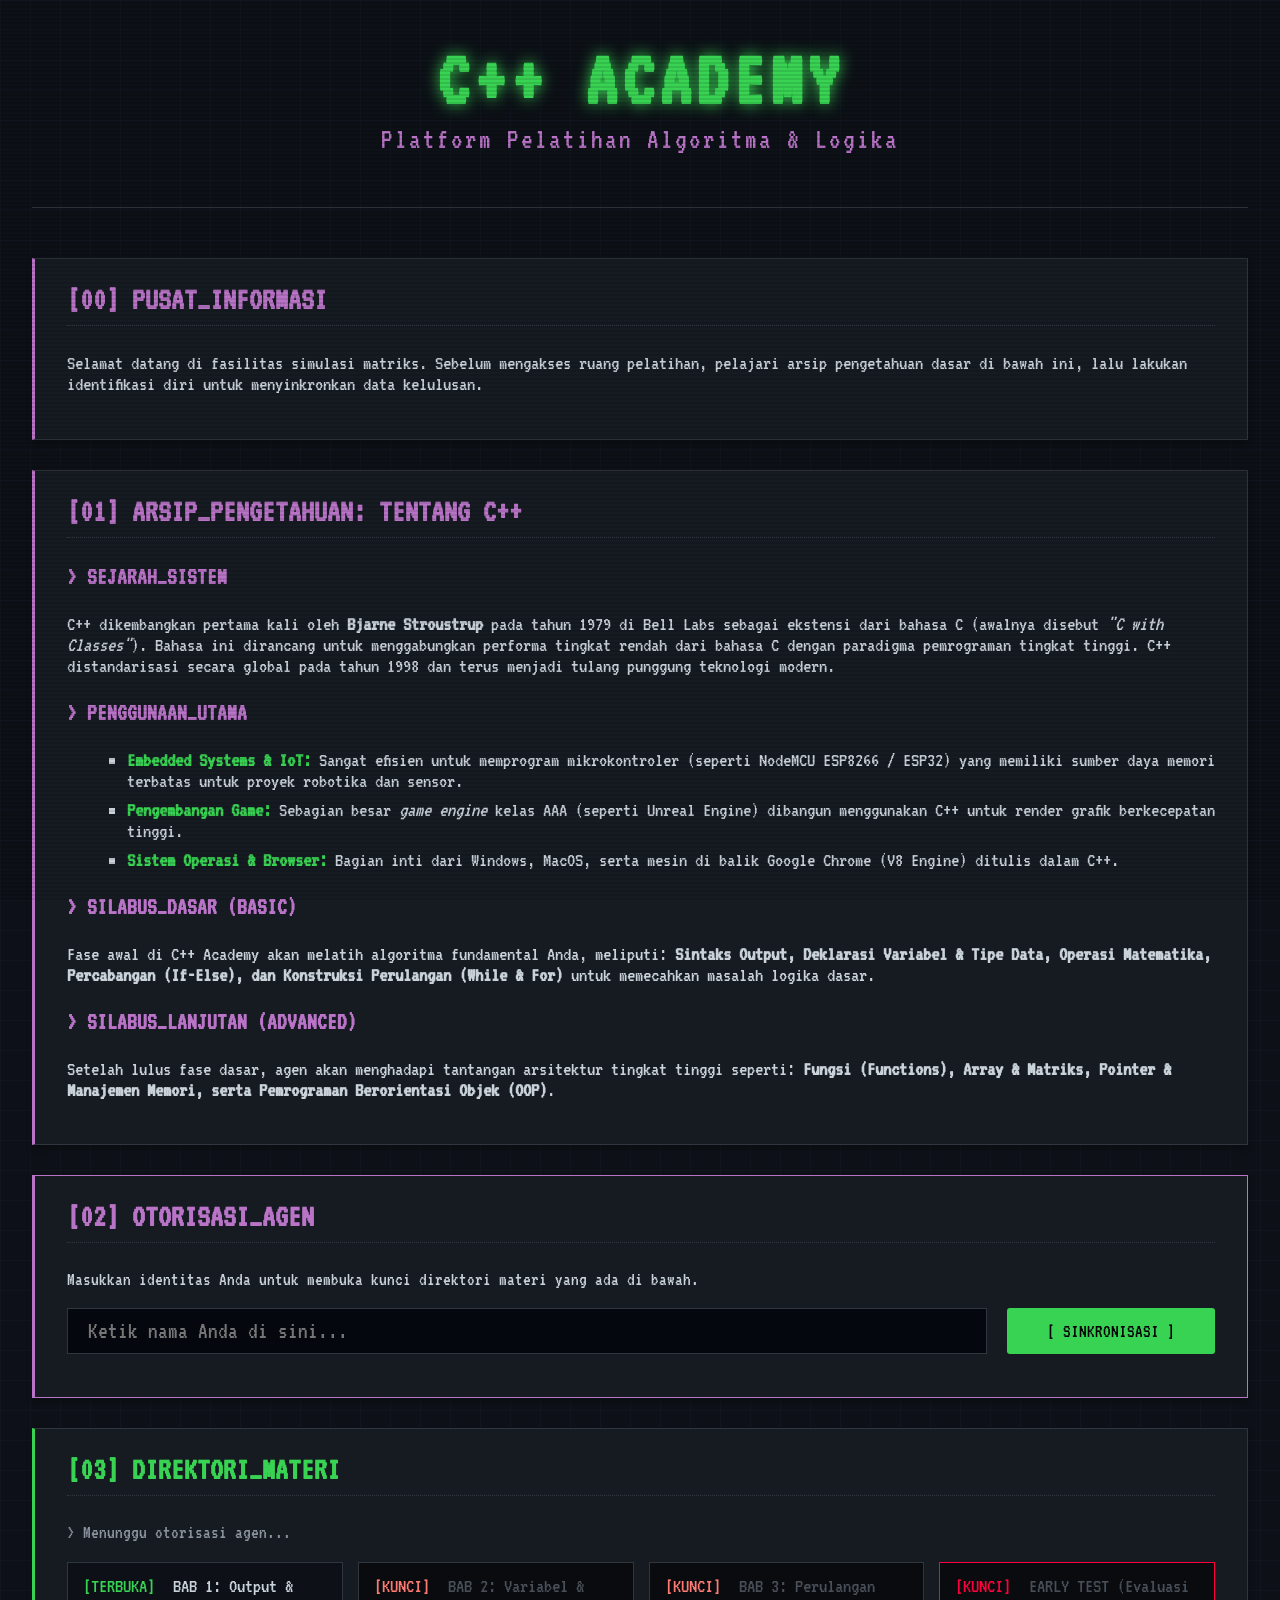
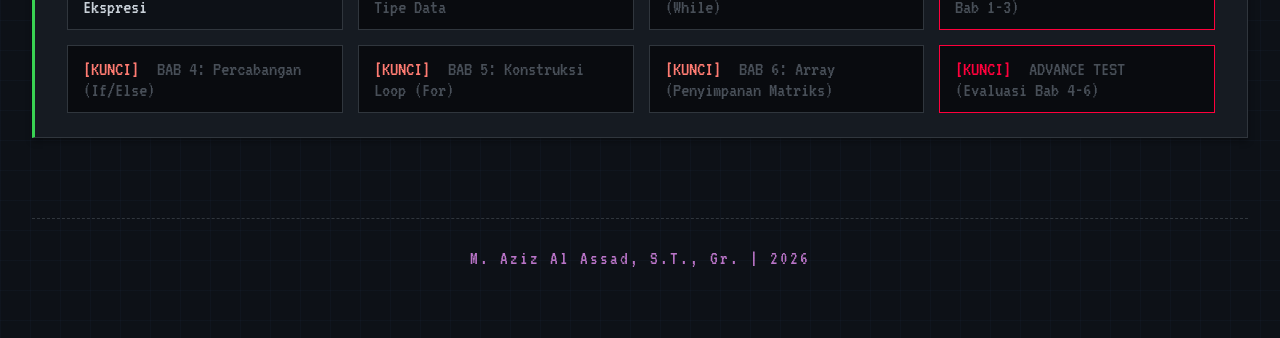
<file: index.html>
<!DOCTYPE html>
<html lang="id">
<head>
    <meta charset="UTF-8">
    <meta name="viewport" content="width=device-width, initial-scale=1.0">
    <title>C++ ACADEMY - TERMINAL UTAMA</title>
    
    <link href="https://fonts.googleapis.com/css2?family=VT323&display=swap" rel="stylesheet">
    <link rel="stylesheet" href="style.css">
    
    <style>
        .cyber-input {
            background: rgba(1, 4, 9, 0.8);
            border: 1px solid #30363d;
            color: var(--neon-cyan);
            font-family: 'VT323', monospace;
            font-size: 1.5rem;
            padding: 10px 20px;
            outline: none;
            width: 100%;
            transition: all 0.3s ease;
        }
        .cyber-input:focus {
            border-color: var(--neon-cyan);
            box-shadow: inset 0 0 15px rgba(57, 211, 83, 0.3);
        }
        .login-flex {
            display: flex;
            gap: 20px;
            margin-top: 15px;
        }
        .cyber-footer {
            text-align: center;
            padding: 30px 20px;
            margin-top: 80px;
            color: var(--neon-blue);
            font-size: 1.2rem;
            border-top: 1px dashed #30363d;
            letter-spacing: 2px;
            background: transparent;
        }
        /* Gaya list untuk materi C++ */
        .cyber-list {
            list-style-type: square;
            margin-left: 20px;
            margin-top: 10px;
            color: #c9d1d9;
        }
        .cyber-list li {
            margin-bottom: 8px;
        }
        .cyber-list li strong {
            color: var(--neon-cyan);
        }
        @media (max-width: 768px) {
            .login-flex { flex-direction: column; }
        }
    </style>
</head>

<body class="index-body">

    <div class="scanlines"></div>

    <div class="container" style="width: 95%; max-width: 1400px; margin: 0 auto; padding: 40px 20px; position: relative; z-index: 10;">
        
        <header class="header-main" style="text-align: center; margin-bottom: 50px;">
            <h1 class="neon-title" style="font-size: 5rem; margin: 0; text-shadow: 0 0 15px var(--neon-cyan); letter-spacing: 5px;">C++ ACADEMY</h1>
            <p class="subtitle" style="color: var(--neon-blue); font-size: 1.8rem; margin-top: 5px;">Platform Pelatihan Algoritma & Logika</p>
        </header>

        <main>
            <section class="cyber-panel">
                <h2 style="font-size: 2rem;">[00] PUSAT_INFORMASI</h2>
                <p style="font-size: 1.3rem;">Selamat datang di fasilitas simulasi matriks. Sebelum mengakses ruang pelatihan, pelajari arsip pengetahuan dasar di bawah ini, lalu lakukan identifikasi diri untuk menyinkronkan data kelulusan.</p>
            </section>

            <section class="cyber-panel" style="margin-top: 30px;">
                <h2 style="font-size: 2rem;">[01] ARSIP_PENGETAHUAN: TENTANG C++</h2>
                
                <h3 style="color: var(--neon-blue); margin-top: 20px; font-size: 1.5rem;">> SEJARAH_SISTEM</h3>
                <p style="font-size: 1.3rem;">C++ dikembangkan pertama kali oleh <strong>Bjarne Stroustrup</strong> pada tahun 1979 di Bell Labs sebagai ekstensi dari bahasa C (awalnya disebut <em>"C with Classes"</em>). Bahasa ini dirancang untuk menggabungkan performa tingkat rendah dari bahasa C dengan paradigma pemrograman tingkat tinggi. C++ distandarisasi secara global pada tahun 1998 dan terus menjadi tulang punggung teknologi modern.</p>

                <h3 style="color: var(--neon-blue); margin-top: 25px; font-size: 1.5rem;">> PENGGUNAAN_UTAMA</h3>
                <ul class="cyber-list" style="font-size: 1.3rem;">
                    <li><strong>Embedded Systems & IoT:</strong> Sangat efisien untuk memprogram mikrokontroler (seperti NodeMCU ESP8266 / ESP32) yang memiliki sumber daya memori terbatas untuk proyek robotika dan sensor.</li>
                    <li><strong>Pengembangan Game:</strong> Sebagian besar <em>game engine</em> kelas AAA (seperti Unreal Engine) dibangun menggunakan C++ untuk render grafik berkecepatan tinggi.</li>
                    <li><strong>Sistem Operasi & Browser:</strong> Bagian inti dari Windows, MacOS, serta mesin di balik Google Chrome (V8 Engine) ditulis dalam C++.</li>
                </ul>

                <h3 style="color: var(--neon-blue); margin-top: 25px; font-size: 1.5rem;">> SILABUS_DASAR (BASIC)</h3>
                <p style="font-size: 1.3rem;">Fase awal di C++ Academy akan melatih algoritma fundamental Anda, meliputi: <strong>Sintaks Output, Deklarasi Variabel & Tipe Data, Operasi Matematika, Percabangan (If-Else), dan Konstruksi Perulangan (While & For)</strong> untuk memecahkan masalah logika dasar.</p>

                <h3 style="color: var(--neon-blue); margin-top: 25px; font-size: 1.5rem;">> SILABUS_LANJUTAN (ADVANCED)</h3>
                <p style="font-size: 1.3rem;">Setelah lulus fase dasar, agen akan menghadapi tantangan arsitektur tingkat tinggi seperti: <strong>Fungsi (Functions), Array & Matriks, Pointer & Manajemen Memori, serta Pemrograman Berorientasi Objek (OOP)</strong>.</p>
            </section>

            <section class="cyber-panel" style="margin-top: 30px; border-color: var(--neon-blue);">
                
                <div id="login-form">
                    <h2 style="color: var(--neon-blue); font-size: 2rem;">[02] OTORISASI_AGEN</h2>
                    <p style="font-size: 1.2rem;">Masukkan identitas Anda untuk membuka kunci direktori materi yang ada di bawah.</p>
                    <div class="login-flex">
                        <input type="text" id="login-nama" class="cyber-input" placeholder="Ketik nama Anda di sini..." autocomplete="off">
                        <button onclick="loginAgent()" class="cyber-button-run" style="white-space: nowrap; padding: 10px 40px; font-size: 1.2rem;">[ SINKRONISASI ]</button>
                    </div>
                    <p id="login-status" style="margin-top: 10px; color: var(--neon-pink); font-size: 1.2rem;"></p>
                </div>

                <div id="user-info" style="display: none; align-items: center; justify-content: space-between; flex-wrap: wrap; gap: 15px;">
                    <div>
                        <h2 style="color: var(--neon-cyan); margin: 0; font-size: 2rem;">[02] STATUS_AGEN</h2>
                        <span style="font-size: 1.5rem; color: #8b949e;">ID TERDAFTAR: <span id="display-nama" style="color: white; font-weight: bold; text-transform: uppercase;"></span></span>
                    </div>
                    <button onclick="logoutAgent()" class="cyber-button-small" style="color: var(--neon-pink); border-color: var(--neon-pink); font-size: 1.2rem;">[ PUTUS_KONEKSI ]</button>
                </div>

            </section>

            <section class="cyber-panel panel-directory" style="margin-top: 30px;">
                <h2 style="font-size: 2rem;">[03] DIREKTORI_MATERI</h2>
                <p id="sync-status" style="color: #8b949e; margin-bottom: 20px; font-size: 1.2rem;">> Menunggu otorisasi agen...</p>
                
                <nav class="chapter-menu">
                    <a href="bab1.html" class="cyber-button" id="btn-bab1">
                        <span class="status-open">[TERBUKA]</span> BAB 1: Output & Ekspresi
                    </a>
                    <a href="#" class="cyber-button locked" id="btn-bab2" onclick="return false;">
                        <span class="status-locked">[KUNCI]</span> BAB 2: Variabel & Tipe Data
                    </a>
                    <a href="#" class="cyber-button locked" id="btn-bab3" onclick="return false;">
                        <span class="status-locked">[KUNCI]</span> BAB 3: Perulangan (While)
                    </a>

                    <a href="#" class="cyber-button locked" id="btn-early-test" onclick="return false;" style="border-color: #ff003c;">
                        <span class="status-locked" style="color: #ff003c;">[KUNCI]</span> EARLY TEST (Evaluasi Bab 1-3)
                    </a>

                    <a href="#" class="cyber-button locked" id="btn-bab4" onclick="return false;">
                        <span class="status-locked">[KUNCI]</span> BAB 4: Percabangan (If/Else)
                    </a>
                    <a href="#" class="cyber-button locked" id="btn-bab5" onclick="return false;">
                        <span class="status-locked">[KUNCI]</span> BAB 5: Konstruksi Loop (For)
                    </a>
                    <a href="#" class="cyber-button locked" id="btn-bab6" onclick="return false;">
                        <span class="status-locked">[KUNCI]</span> BAB 6: Array (Penyimpanan Matriks)
                    </a>

                    <a href="#" class="cyber-button locked" id="btn-advance-test" onclick="return false;" style="border-color: #ff003c;">
                        <span class="status-locked" style="color: #ff003c;">[KUNCI]</span> ADVANCE TEST (Evaluasi Bab 4-6)
                    </a>
                </nav>
            </section>
        </main>

        <footer class="cyber-footer">
            M. Aziz Al Assad, S.T., Gr. | 2026
        </footer>

    </div>

    <script>
        // PENTING: GANTI DENGAN URL GOOGLE SCRIPT ANDA!
        const SPREADSHEET_URL = "https://script.google.com/macros/s/AKfycbzfuEmC-SCZLKu3d7eFGn14Av6p2kXFuUVt71WdaxbMgIYaVL1_qJn3bFvPNC0Odun1Ig/exec"; 

        window.onload = function() {
            // Hapus Status Ujian jika kembali ke Home agar ujian bisa diulang jika belum lulus
            sessionStorage.removeItem("examActive");

            const agentName = sessionStorage.getItem("agentName");
            if (agentName) {
                document.getElementById("login-form").style.display = "none";
                document.getElementById("user-info").style.display = "flex";
                document.getElementById("display-nama").innerText = agentName;
                checkProgress(agentName);
            } else {
                document.getElementById("login-form").style.display = "block";
                document.getElementById("user-info").style.display = "none";
            }
        };

        function loginAgent() {
            const nama = document.getElementById("login-nama").value.trim();
            const status = document.getElementById("login-status");

            if (nama === "") {
                status.innerText = "> Akses ditolak: ID Agen tidak boleh kosong.";
                return;
            }

            status.innerText = "> Memverifikasi ID Agen...";
            sessionStorage.setItem("agentName", nama.toLowerCase());
            
            document.getElementById("login-form").style.display = "none";
            document.getElementById("user-info").style.display = "flex";
            document.getElementById("display-nama").innerText = nama;
            
            checkProgress(nama.toLowerCase());
        }

        function logoutAgent() {
            sessionStorage.removeItem("agentName");
            sessionStorage.removeItem("misiAgen");
            window.location.reload(); 
        }

        async function checkProgress(nama) {
            const syncStatus = document.getElementById("sync-status");
            syncStatus.innerText = "> Menghubungkan ke matriks pusat... Mohon tunggu.";
            syncStatus.style.color = "var(--neon-yellow)";

            if (SPREADSHEET_URL === "MASUKKAN_URL_WEB_APP_ANDA_DI_SINI" || SPREADSHEET_URL === "") {
                syncStatus.innerText = "> ERROR FATAL: URL Google Script belum diganti di kode HTML!";
                syncStatus.style.color = "var(--neon-pink)";
                return;
            }

            try {
                const response = await fetch(SPREADSHEET_URL + "?nama=" + encodeURIComponent(nama));
                const textData = await response.text(); 
                let data;
                
                try {
                    data = JSON.parse(textData);
                } catch(e) {
                    console.error("Respons Server Bukan JSON:", textData);
                    syncStatus.innerText = "> ERROR PARSING: Pastikan Web App di-deploy dengan opsi 'Siapa Saja' (Anyone)!";
                    syncStatus.style.color = "var(--neon-pink)";
                    return;
                }

                if (data.error) {
                    syncStatus.innerText = "> ERROR SERVER: " + data.error;
                    syncStatus.style.color = "var(--neon-pink)";
                    return;
                }

                const rawMisi = data.misi_selesai || [];
                const misi = rawMisi.map(m => m.trim().toUpperCase());

                // KUNCI PENTING: Menyimpan data misi ke browser agar ujian.html bisa membacanya
                sessionStorage.setItem("misiAgen", JSON.stringify(misi));

                // ==========================================
                // LOGIKA PEMBUKA KUNCI BERANTAI & UJIAN
                // ==========================================
                if (misi.includes("BAB 1")) unlockChapter("btn-bab2", "bab2.html", "BAB 2: Variabel & Tipe Data");
                if (misi.includes("BAB 2")) unlockChapter("btn-bab3", "bab3.html", "BAB 3: Perulangan (While)");
                
                // BUKA EARLY TEST JIKA LULUS BAB 3
                if (misi.includes("BAB 3")) {
                    const btnEarly = document.getElementById("btn-early-test");
                    if(btnEarly) {
                        btnEarly.href = "early_test.html";
                        btnEarly.className = "cyber-button";
                        btnEarly.onclick = null;
                        btnEarly.innerHTML = `<span class="status-open" style="color:#ff003c;">[EVALUASI]</span> EARLY TEST (Bab 1-3)`;
                        btnEarly.style.boxShadow = "0 0 10px rgba(255, 0, 60, 0.3)";
                    }
                }

                // BUKA BAB 4 JIKA LULUS EARLY TEST
                if (misi.includes("EARLY TEST")) unlockChapter("btn-bab4", "bab4.html", "BAB 4: Percabangan (If/Else)");
                if (misi.includes("BAB 4")) unlockChapter("btn-bab5", "bab5.html", "BAB 5: Konstruksi Loop (For)");
                if (misi.includes("BAB 5")) unlockChapter("btn-bab6", "bab6.html", "BAB 6: Array (Penyimpanan Matriks)");

                // BUKA ADVANCE TEST JIKA LULUS BAB 6
                if (misi.includes("BAB 6")) {
                    const btnAdv = document.getElementById("btn-advance-test");
                    if(btnAdv) {
                        btnAdv.href = "ujian.html?type=advance";
                        btnAdv.className = "cyber-button";
                        btnAdv.onclick = null;
                        btnAdv.innerHTML = `<span class="status-open" style="color:#ff003c;">[EVALUASI]</span> ADVANCE TEST (Bab 4-6)`;
                        btnAdv.style.boxShadow = "0 0 10px rgba(255, 0, 60, 0.3)";
                    }
                }

                if (misi.length > 0) {
                    syncStatus.innerText = `> Otorisasi selesai. Akses diberikan. (Lulus ${misi.length} Misi: [${misi.join(", ")}])`;
                    syncStatus.style.color = "var(--neon-cyan)";
                } else {
                    syncStatus.innerText = `> Otorisasi selesai. Tidak ada data kelulusan masa lalu untuk agen '${nama}'.`;
                    syncStatus.style.color = "var(--neon-cyan)";
                }

            } catch (error) {
                console.error("Kesalahan Jaringan/Fetch:", error);
                syncStatus.innerText = "> GAGAL TERHUBUNG KE SERVER SPREADSHEET. SINKRONISASI OFFLINE.";
                syncStatus.style.color = "var(--neon-pink)";
            }
        }

        function unlockChapter(btnId, url, title) {
            const btn = document.getElementById(btnId);
            if(btn) {
                btn.href = url;
                btn.className = "cyber-button";
                btn.onclick = null; 
                btn.innerHTML = `<span class="status-open">[TERBUKA]</span> ${title}`;
            }
        }
    </script>
</body>
</html>
</file>
<file: style.css>
/* Import Font */
@import url('https://fonts.googleapis.com/css2?family=VT323&display=swap');

/* ==================== WARNA & TEMA BARU ==================== */
/* Menggunakan palet yang lebih kalem (soft neon) agar mata tidak sakit */
:root {
    --bg-dark: #0d1117;       /* Abu-abu kebiruan gelap, lebih lembut dari hitam pekat */
    --neon-cyan: #39d353;     /* Hijau terminal yang nyaman (menggantikan Cyan terang) */
    --neon-blue: #b974c7;     /* Biru aksen yang lembut */
    --neon-pink: #ff7b72;     /* Merah muda pudar untuk peringatan/error */
    --neon-yellow: #e3b341;   /* Kuning hangat untuk status/highlight */
    --panel-bg: #161b22;      /* Warna panel yang solid agar teks mudah dibaca */
    --text-color: #c9d1d9;    /* Abu-abu terang untuk teks materi, bukan putih pekat */
}

body {
    margin: 0;
    padding: 0;
    background-color: var(--bg-dark);
    color: var(--text-color);
    font-family: 'VT323', monospace;
    font-size: 1.4rem;
    overflow-x: hidden;
    /* Grid background dipertahankan tapi dibuat sangat tipis/halus */
    background-image: 
        linear-gradient(rgba(88, 166, 255, 0.03) 1px, transparent 1px),
        linear-gradient(90deg, rgba(88, 166, 255, 0.03) 1px, transparent 1px);
    background-size: 30px 30px;
    min-height: 100vh;
}

/* Efek Garis CRT diturunkan drastis intensitasnya agar tidak mengganggu */
.scanlines {
    position: fixed;
    top: 0; left: 0; width: 100vw; height: 100vh;
    background: linear-gradient(rgba(0, 0, 0, 0) 50%, rgba(0, 0, 0, 0.1) 50%);
    background-size: 100% 4px;
    z-index: 9998;
    pointer-events: none;
}

/* ==================== LOADING SCREEN ==================== */
#loader {
    position: fixed;
    top: 0; left: 0; width: 100%; height: 100vh;
    background-color: var(--bg-dark);
    display: flex;
    flex-direction: column;
    justify-content: center;
    align-items: center;
    z-index: 9999;
    transition: opacity 0.5s ease-out;
}

/* EFEK GLITCH DIHAPUS - Diganti dengan teks hijau bersih dan glow lembut */
.glitch-text {
    font-size: 3.5rem;
    color: var(--neon-cyan);
    letter-spacing: 5px;
    margin-bottom: 10px;
    text-shadow: 0 0 10px rgba(57, 211, 83, 0.3); /* Glow sangat tipis */
}

#loading-status {
    color: var(--text-color);
    font-size: 1.6rem;
}

.progress-bar-container {
    width: 400px;
    height: 15px;
    border: 1px solid var(--neon-cyan); /* Border lebih tipis */
    margin-top: 20px;
    padding: 2px;
    background: #000;
}

.progress-bar {
    height: 100%;
    width: 0%;
    background-color: var(--neon-cyan);
    transition: width 0.5s ease;
}

/* ==================== MAIN CONTENT & LAYOUT ==================== */
#main-content {
    max-width: 90vw;
    margin: 0 auto;
    padding: 2rem 0;
    opacity: 0;
    transition: opacity 1s ease-in;
}

header {
    text-align: center;
    margin-bottom: 3rem;
    border-bottom: 1px solid #30363d;
    padding-bottom: 1.5rem;
}

/* Glow berlebihan dihapus agar tulisan mudah dibaca */
.neon-title {
    font-size: 4.5rem;
    color: var(--neon-cyan);
    margin: 0;
    letter-spacing: 2px;
}

.subtitle {
    color: var(--text-color);
    letter-spacing: 2px;
    font-size: 1.5rem;
}

/* CSS GRID LAYOUT */
.dashboard-grid {
    display: grid;
    grid-template-columns: repeat(auto-fit, minmax(400px, 1fr));
    gap: 1.5rem;
}

/* Panel Konten: Background solid, border tipis, bayangan dikurangi */
.cyber-panel {
    background: var(--panel-bg);
    border: 1px solid #30363d;
    border-left: 3px solid var(--neon-blue); /* Aksen hanya di pinggir kiri */
    padding: 1.5rem 2rem;
    box-shadow: 0 4px 6px rgba(0,0,0,0.3);
}

.panel-directory {
    grid-column: 1 / -1; 
    border-left: 3px solid var(--neon-cyan);
}

.cyber-panel h2 {
    color: var(--neon-blue);
    margin-top: 0;
    font-size: 2rem;
    border-bottom: 1px dotted #30363d;
    padding-bottom: 10px;
}

.panel-directory h2 { color: var(--neon-cyan); }

/* Tombol Menu Grid */
/* Update Bagian Ini di style.css */

.chapter-menu {
    display: grid;
    gap: 15px;
    /* Default untuk HP: Otomatis (biasanya 1 kolom ke bawah agar terbaca) */
    grid-template-columns: repeat(auto-fit, minmax(250px, 1fr));
}

/* KHUSUS LAYAR BESAR (Laptop/PC) */
@media (min-width: 1024px) {
    .chapter-menu {
        /* Memaksa menjadi 4 Kolom. */
        /* Jika ada bab ke-5, dia otomatis turun ke baris baru. */
        grid-template-columns: repeat(4, 1fr); 
    }
}

.cyber-button {
    display: block;
    padding: 12px 15px;
    background: #0d1117;
    color: var(--text-color);
    text-decoration: none;
    border: 1px solid #30363d;
    font-size: 1.3rem;
    transition: all 0.2s ease;
}

.cyber-button:hover:not(.locked) {
    border-color: var(--neon-cyan);
    color: var(--neon-cyan);
    background: rgba(57, 211, 83, 0.05);
}

.status-open { color: var(--neon-cyan); margin-right: 10px; }

.cyber-button.locked {
    color: #484f58;
    background: #090b0f;
    cursor: not-allowed;
}
.status-locked { color: var(--neon-pink); margin-right: 10px; }

footer {
    text-align: center;
    color: #484f58;
    margin-top: 4rem;
    padding-bottom: 2rem;
}

/* ==================== BAB 1: KELAS & COMPILER ==================== */
.chapter-body { overflow: hidden; }

.chapter-header {
    display: flex;
    align-items: center;
    padding: 1rem 2rem;
    background: var(--panel-bg);
    border-bottom: 1px solid #30363d;
    height: 60px;
}

.neon-title-small {
    font-size: 2rem;
    color: var(--text-color);
    margin: 0 0 0 2rem;
}

.cyber-button-small {
    padding: 5px 15px;
    background: transparent;
    color: var(--text-color);
    border: 1px solid #30363d;
    text-decoration: none;
    transition: 0.2s;
}

.cyber-button-small:hover {
    border-color: var(--neon-blue);
    color: var(--neon-blue);
}

/* Layout Split Screen */
.split-container {
    display: flex;
    height: calc(100vh - 95px);
    width: 100vw;
}

.materi-panel {
    flex: 1;
    padding: 2rem;
    overflow-y: auto;
    background: var(--bg-dark);
    border-right: 1px solid #30363d;
}

/* Mission box dibuat lebih elegan, tidak silau */
.mission-box {
    background: #161b22;
    border: 1px solid #30363d;
    border-left: 4px solid var(--neon-blue);
    padding: 1.5rem;
    margin-top: 1.5rem;
    border-radius: 4px;
}

.mission-box h3 { color: var(--neon-blue); margin-top: 0; }
.highlight { color: var(--neon-cyan); background: rgba(57,211,83,0.1); padding: 2px 5px; }

.alert-box { border-left-color: var(--neon-yellow); }
.alert-box h3 { color: var(--neon-yellow); }

.target-output {
    background: #0d1117;
    color: var(--text-color);
    padding: 15px;
    border: 1px solid #30363d;
    border-radius: 4px;
}

/* Panel Code Editor */
.compiler-panel {
    flex: 1;
    display: flex;
    flex-direction: column;
    background: #0d1117;
}

.editor-header, .terminal-header {
    background: #161b22;
    color: var(--text-color);
    padding: 10px 20px;
    display: flex;
    justify-content: space-between;
    align-items: center;
    border-bottom: 1px solid #30363d;
}

.cyber-button-run {
    background: var(--neon-cyan);
    color: #000;
    border: none;
    border-radius: 3px;
    padding: 6px 15px;
    font-family: 'VT323', monospace;
    font-size: 1.2rem;
    cursor: pointer;
    transition: 0.2s;
}

.cyber-button-run:hover {
    background: #46e061;
}

#code-editor {
    flex: 2;
    background: #0d1117;
    color: #c9d1d9; /* Warna teks standar editor modern (bukan hijau terang) */
    font-family: 'Courier New', Courier, monospace; /* Font coding sungguhan agar terbaca jelas */
    font-size: 1.1rem;
    padding: 20px;
    border: none;
    outline: none;
    resize: none;
    line-height: 1.6;
}

#terminal-output {
    flex: 1;
    background: #010409;
    color: var(--text-color);
    margin: 0;
    padding: 20px;
    font-size: 1.1rem;
    overflow-y: auto;
    border-top: 1px solid #30363d;
    white-space: pre-wrap;
    font-family: 'Courier New', Courier, monospace;
}

/* Scrollbar bersih */
::-webkit-scrollbar { width: 8px; }
::-webkit-scrollbar-track { background: var(--bg-dark); }
::-webkit-scrollbar-thumb { background: #30363d; border-radius: 4px; }
::-webkit-scrollbar-thumb:hover { background: #484f58; }

/* Styling CodeMirror agar pas dengan tema */
/* Styling CodeMirror agar pas dengan layout Split-Screen */
.CodeMirror {
    flex: 2; /* Memberikan porsi ruang 2/3 untuk editor */
    height: auto !important; /* Mencegah editor mengambil 100% layar dan menutupi terminal */
    font-size: 1.2rem;
    font-family: 'Courier New', Courier, monospace;
}

/* Indikator Status Misi di Header */
.mission-status {
    margin-left: auto; /* Mendorong ke sisi paling kanan */
    font-weight: bold;
    padding: 5px 15px;
    border: 1px solid currentColor;
    border-radius: 4px;
}

/* ==================== GAMIFIKASI: PROGRESSIVE DISCLOSURE ==================== */
.locked-section {
    opacity: 0.15; /* Membuatnya sangat redup */
    pointer-events: none; /* Mencegah murid memblok teks atau mengklik */
    filter: grayscale(100%) blur(2px); /* Efek abu-abu dan sedikit buram */
    transition: all 0.8s ease-in-out; /* Animasi mulus saat terbuka */
    position: relative;
    user-select: none;
}

/* Tulisan Hologram Peringatan */
.locked-section::after {
    content: '[ DATA ENCRYPTED - CLEAR PREVIOUS MISSION TO UNLOCK ]';
    position: absolute;
    top: 50%;
    left: 50%;
    transform: translate(-50%, -50%);
    color: var(--neon-pink);
    font-size: 1.5rem;
    font-weight: bold;
    text-align: center;
    width: 90%;
    z-index: 10;
    text-shadow: 0 0 10px var(--neon-pink);
    background: rgba(13, 17, 23, 0.8);
    padding: 10px;
    border: 1px dashed var(--neon-pink);
}

/* ==================== MODAL SUCCESS / FORMULIR ==================== */
.modal-overlay {
    position: fixed;
    top: 0; left: 0; width: 100vw; height: 100vh;
    background: rgba(0, 0, 0, 0.85);
    backdrop-filter: blur(5px);
    display: flex;
    justify-content: center;
    align-items: center;
    z-index: 10000;
}

.cyber-modal {
    background: #0d1117;
    border: 2px solid var(--neon-cyan);
    box-shadow: 0 0 20px rgba(57, 211, 83, 0.2);
    padding: 30px;
    width: 400px;
    max-width: 90%;
}

.input-group {
    margin-top: 15px;
    display: flex;
    flex-direction: column;
}

.input-group label {
    color: var(--neon-blue);
    margin-bottom: 5px;
}

.input-group input {
    background: #010409;
    border: 1px solid #30363d;
    color: var(--text-color);
    padding: 10px;
    font-family: 'VT323', monospace;
    font-size: 1.2rem;
    outline: none;
}

.input-group input:focus {
    border-color: var(--neon-cyan);
    box-shadow: inset 0 0 5px rgba(57, 211, 83, 0.2);
}
</file>
